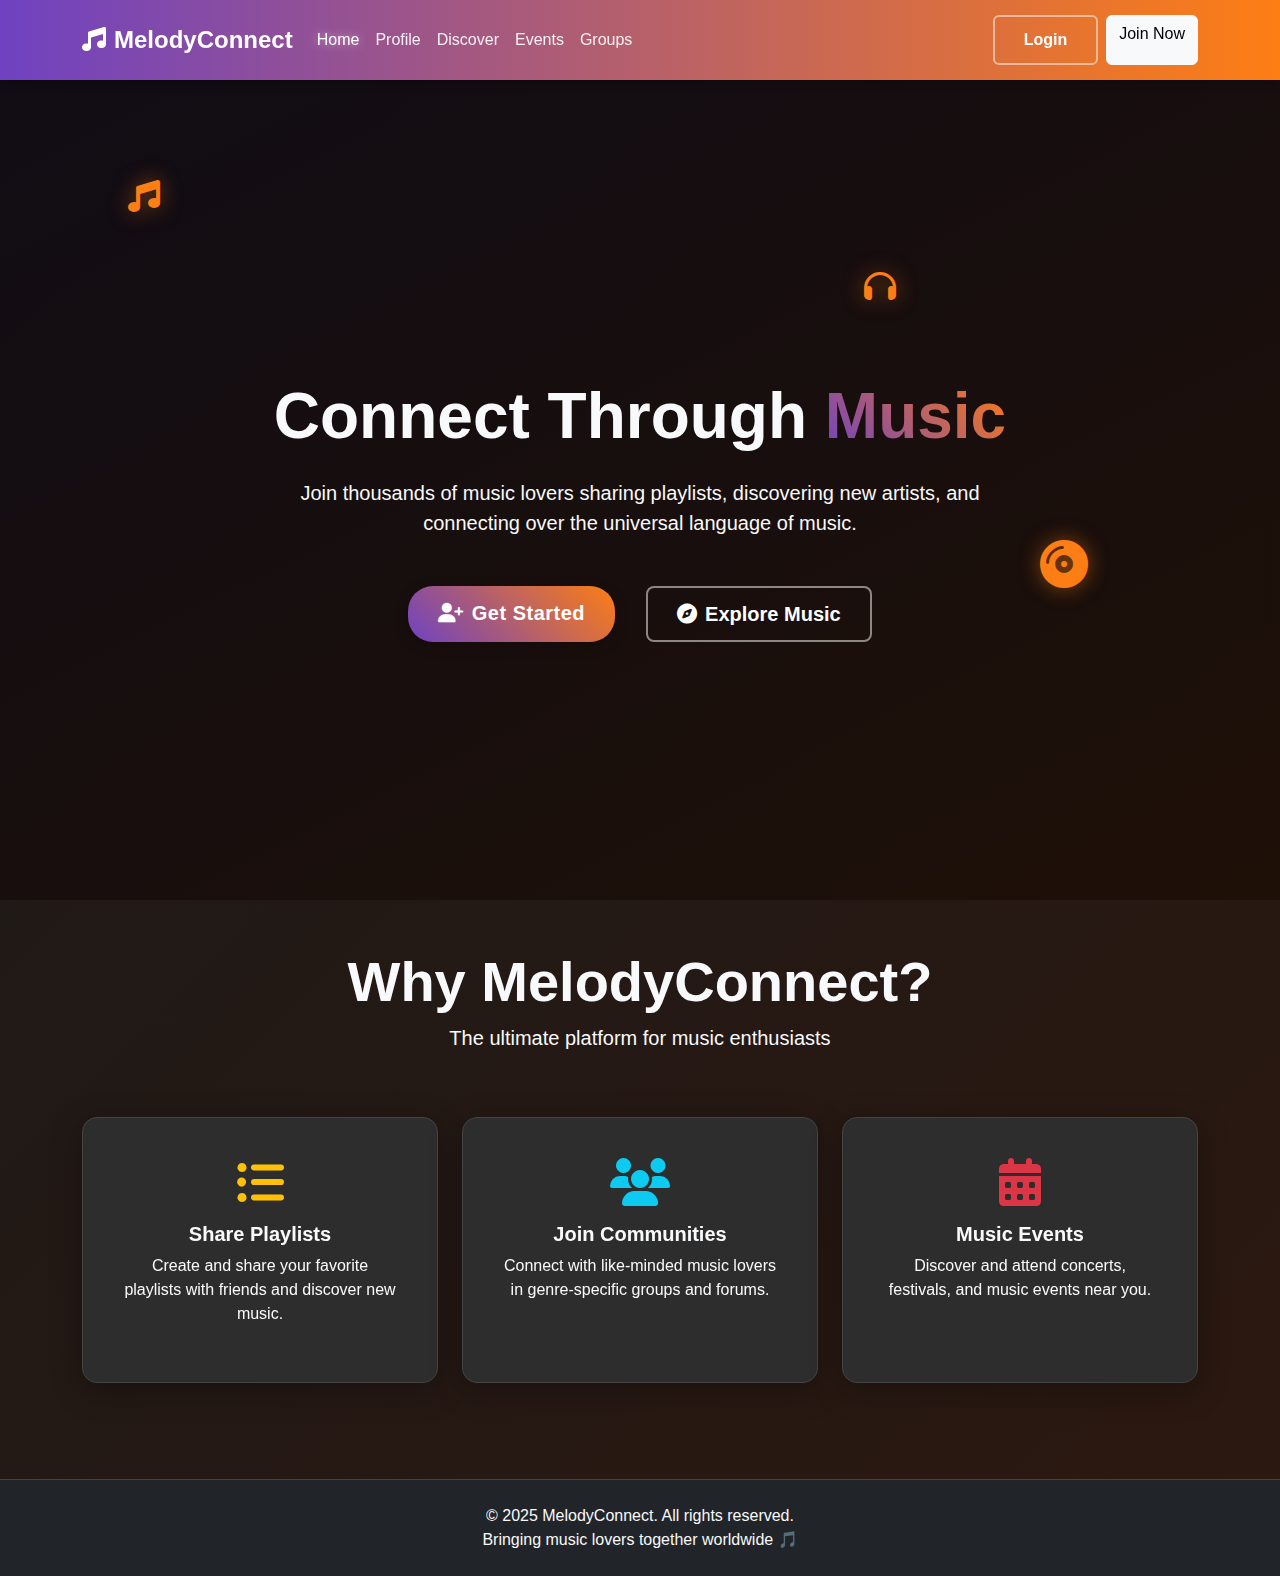
<file: index.html>
<!DOCTYPE html>
<html lang="en">
<head>
    <meta charset="UTF-8">
    <meta name="viewport" content="width=device-width, initial-scale=1.0">
    <title>MelodyConnect - Social Network for Music Lovers</title>
    <link href="https://cdnjs.cloudflare.com/ajax/libs/bootstrap/5.3.2/css/bootstrap.min.css" rel="stylesheet">
    <link href="https://cdnjs.cloudflare.com/ajax/libs/font-awesome/6.4.0/css/all.min.css" rel="stylesheet">
    <link href="css/style.css" rel="stylesheet">
</head>
<body>
    <!-- Navigation -->
    <nav class="navbar navbar-expand-lg navbar-dark navbar-custom fixed-top">
        <div class="container">
            <a class="navbar-brand fw-bold" href="index.html">
                <i class="fas fa-music me-2"></i>MelodyConnect
            </a>
            <button class="navbar-toggler" type="button" data-bs-toggle="collapse" data-bs-target="#navbarNav">
                <span class="navbar-toggler-icon"></span>
            </button>
            <div class="collapse navbar-collapse" id="navbarNav">
                <ul class="navbar-nav me-auto">
                    <li class="nav-item">
                        <a class="nav-link active" href="index.html">Home</a>
                    </li>
                    <li class="nav-item">
                        <a class="nav-link" href="profile.html">Profile</a>
                    </li>
                    <li class="nav-item">
                        <a class="nav-link" href="discover.html">Discover</a>
                    </li>
                    <li class="nav-item">
                        <a class="nav-link" href="events.html">Events</a>
                    </li>
                    <li class="nav-item">
                        <a class="nav-link" href="groups.html">Groups</a>
                    </li>
                </ul>
                <div class="d-flex" id="navbarActions">
                    <a href="login.html" class="btn btn-outline-light me-2">Login</a>
                    <a href="register.html" class="btn btn-light">Join Now</a>
                </div>
            </div>
        </div>
    </nav>

    <!-- Hero Section -->
    <section class="hero-section">
        <div class="music-note" style="top: 20%; left: 10%;"><i class="fas fa-music fa-2x"></i></div>
        <div class="music-note" style="top: 60%; right: 15%;"><i class="fas fa-compact-disc fa-3x"></i></div>
        <div class="music-note" style="top: 30%; right: 30%;"><i class="fas fa-headphones fa-2x"></i></div>
        
        <div class="container text-center position-relative">
            <div class="row justify-content-center">
                <div class="col-lg-8">
                    <h1 class="display-3 fw-bold mb-4 text-light">Connect Through <span class="text-gradient">Music</span></h1>
                    <p class="lead mb-5 text-light">Join thousands of music lovers sharing playlists, discovering new artists, and connecting over the universal language of music.</p>
                    <div class="hero-buttons">
                        <a href="register.html" class="btn btn-custom btn-lg mb-2 mb-md-0">
                            <i class="fas fa-user-plus me-2"></i>Get Started
                        </a>
                        <a href="discover.html" class="btn btn-outline-light btn-lg ms-md-3">
                            <i class="fas fa-compass me-2"></i>Explore Music
                        </a>
                    </div>
                </div>
            </div>
        </div>
    </section>

    <!-- Features Section -->
    <div class="container py-5">
        <div class="row text-center mb-5">
            <div class="col-12">
                <h2 class="display-4 fw-bold text-light">Why MelodyConnect?</h2>
                <p class="lead text-light">The ultimate platform for music enthusiasts</p>
            </div>
        </div>
        <div class="row g-4">
            <div class="col-md-4">
                <div class="card card-custom h-100 text-center p-4">
                    <div class="card-body">
                        <i class="fas fa-list-ul fa-3x text-warning mb-3"></i>
                        <h5 class="text-light">Share Playlists</h5>
                        <p class="text-light">Create and share your favorite playlists with friends and discover new music.</p>
                    </div>
                </div>
            </div>
            <div class="col-md-4">
                <div class="card card-custom h-100 text-center p-4">
                    <div class="card-body">
                        <i class="fas fa-users fa-3x text-info mb-3"></i>
                        <h5 class="text-light">Join Communities</h5>
                        <p class="text-light">Connect with like-minded music lovers in genre-specific groups and forums.</p>
                    </div>
                </div>
            </div>
            <div class="col-md-4">
                <div class="card card-custom h-100 text-center p-4">
                    <div class="card-body">
                        <i class="fas fa-calendar-alt fa-3x text-danger mb-3"></i>
                        <h5 class="text-light">Music Events</h5>
                        <p class="text-light">Discover and attend concerts, festivals, and music events near you.</p>
                    </div>
                </div>
            </div>
        </div>
    </div>

    <!-- Footer -->
    <footer class="bg-dark text-light py-4 mt-5">
        <div class="container text-center">
            <p>&copy; 2025 MelodyConnect. All rights reserved.</p>
            <p>Bringing music lovers together worldwide 🎵</p>
        </div>
    </footer>

    <!-- Bootstrap JS -->
    <script src="https://cdnjs.cloudflare.com/ajax/libs/bootstrap/5.3.2/js/bootstrap.bundle.min.js"></script>
    <script src="js/main.js"></script>
</body>
</html>
</file>
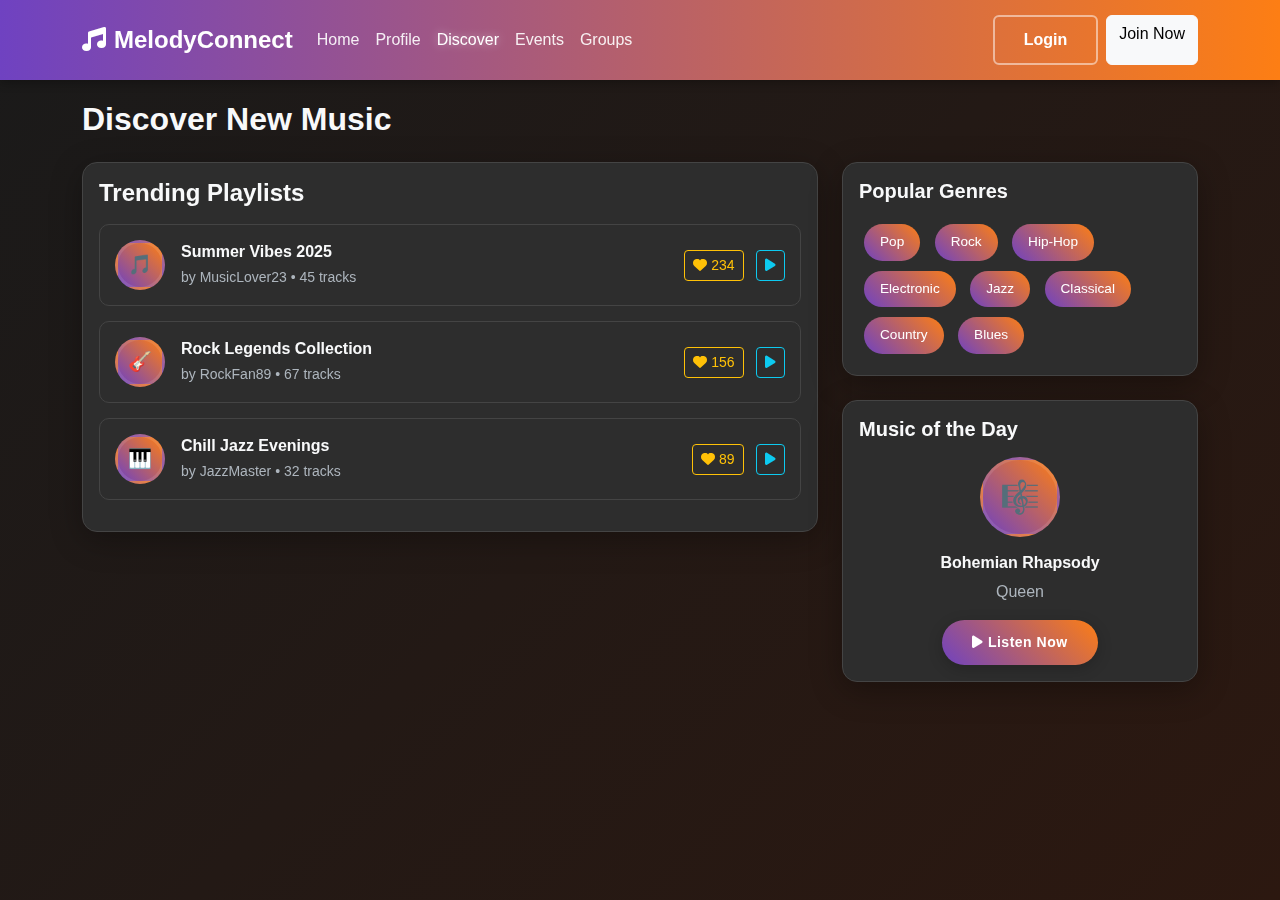
<file: discover.html>
<!DOCTYPE html>
<html lang="en">
<head>
    <meta charset="UTF-8">
    <meta name="viewport" content="width=device-width, initial-scale=1.0">
    <title>Discover - MelodyConnect</title>
    <link href="https://cdnjs.cloudflare.com/ajax/libs/bootstrap/5.3.2/css/bootstrap.min.css" rel="stylesheet">
    <link href="https://cdnjs.cloudflare.com/ajax/libs/font-awesome/6.4.0/css/all.min.css" rel="stylesheet">
    <link href="css/style.css" rel="stylesheet">
</head>
<body>
    <!-- Navigation -->
    <nav class="navbar navbar-expand-lg navbar-dark navbar-custom fixed-top">
        <div class="container">
            <a class="navbar-brand fw-bold" href="index.html">
                <i class="fas fa-music me-2"></i>MelodyConnect
            </a>
            <button class="navbar-toggler" type="button" data-bs-toggle="collapse" data-bs-target="#navbarNav">
                <span class="navbar-toggler-icon"></span>
            </button>
            <div class="collapse navbar-collapse" id="navbarNav">
                <ul class="navbar-nav me-auto">
                    <li class="nav-item">
                        <a class="nav-link" href="index.html">Home</a>
                    </li>
                    <li class="nav-item">
                        <a class="nav-link" href="profile.html">Profile</a>
                    </li>
                    <li class="nav-item">
                        <a class="nav-link active" href="discover.html">Discover</a>
                    </li>
                    <li class="nav-item">
                        <a class="nav-link" href="events.html">Events</a>
                    </li>
                    <li class="nav-item">
                        <a class="nav-link" href="groups.html">Groups</a>
                    </li>
                </ul>
                <div class="d-flex">
                    <a href="login.html" class="btn btn-outline-light me-2">Login</a>
                    <a href="register.html" class="btn btn-light">Join Now</a>
                </div>
            </div>
        </div>
    </nav>

    <!-- Discover Section -->
    <section class="page-section">
        <div class="container">
            <h2 class="mb-4 text-light">Discover New Music</h2>
            <div class="row g-4">
                <div class="col-md-8">
                    <div class="card card-custom mb-4">
                        <div class="card-body">
                            <h4 class="mb-3 text-light">Trending Playlists</h4>
                            <div class="playlist-item">
                                <div class="d-flex justify-content-between align-items-center">
                                    <div class="d-flex align-items-center">
                                        <div class="user-avatar me-3" style="width: 50px; height: 50px; font-size: 1.2rem;">🎵</div>
                                        <div>
                                            <h6 class="mb-1 text-light">Summer Vibes 2025</h6>
                                            <small class="text-muted">by MusicLover23 • 45 tracks</small>
                                        </div>
                                    </div>
                                    <div>
                                        <button class="btn btn-outline-warning btn-sm me-2">
                                            <i class="fas fa-heart"></i> 234
                                        </button>
                                        <button class="btn btn-outline-info btn-sm">
                                            <i class="fas fa-play"></i>
                                        </button>
                                    </div>
                                </div>
                            </div>
                            <div class="playlist-item">
                                <div class="d-flex justify-content-between align-items-center">
                                    <div class="d-flex align-items-center">
                                        <div class="user-avatar me-3" style="width: 50px; height: 50px; font-size: 1.2rem;">🎸</div>
                                        <div>
                                            <h6 class="mb-1 text-light">Rock Legends Collection</h6>
                                            <small class="text-muted">by RockFan89 • 67 tracks</small>
                                        </div>
                                    </div>
                                    <div>
                                        <button class="btn btn-outline-warning btn-sm me-2">
                                            <i class="fas fa-heart"></i> 156
                                        </button>
                                        <button class="btn btn-outline-info btn-sm">
                                            <i class="fas fa-play"></i>
                                        </button>
                                    </div>
                                </div>
                            </div>
                            <div class="playlist-item">
                                <div class="d-flex justify-content-between align-items-center">
                                    <div class="d-flex align-items-center">
                                        <div class="user-avatar me-3" style="width: 50px; height: 50px; font-size: 1.2rem;">🎹</div>
                                        <div>
                                            <h6 class="mb-1 text-light">Chill Jazz Evenings</h6>
                                            <small class="text-muted">by JazzMaster • 32 tracks</small>
                                        </div>
                                    </div>
                                    <div>
                                        <button class="btn btn-outline-warning btn-sm me-2">
                                            <i class="fas fa-heart"></i> 89
                                        </button>
                                        <button class="btn btn-outline-info btn-sm">
                                            <i class="fas fa-play"></i>
                                        </button>
                                    </div>
                                </div>
                            </div>
                        </div>
                    </div>
                </div>
                <div class="col-md-4">
                    <div class="card card-custom mb-4">
                        <div class="card-body">
                            <h5 class="mb-3 text-light">Popular Genres</h5>
                            <div class="genre-tag">Pop</div>
                            <div class="genre-tag">Rock</div>
                            <div class="genre-tag">Hip-Hop</div>
                            <div class="genre-tag">Electronic</div>
                            <div class="genre-tag">Jazz</div>
                            <div class="genre-tag">Classical</div>
                            <div class="genre-tag">Country</div>
                            <div class="genre-tag">Blues</div>
                        </div>
                    </div>
                    <div class="card card-custom">
                        <div class="card-body">
                            <h5 class="mb-3 text-light">Music of the Day</h5>
                            <div class="text-center">
                                <div class="user-avatar mx-auto mb-3" style="width: 80px; height: 80px; font-size: 2rem;">🎼</div>
                                <h6 class="text-light">Bohemian Rhapsody</h6>
                                <p class="text-muted">Queen</p>
                                <button class="btn btn-custom btn-sm">
                                    <i class="fas fa-play me-1"></i>Listen Now
                                </button>
                            </div>
                        </div>
                    </div>
                </div>
            </div>
        </div>
    </section>

    <!-- Music Player -->
    <div class="music-player" id="musicPlayer">
        <div class="container">
            <div class="row align-items-center">
                <div class="col-md-3">
                    <div class="d-flex align-items-center">
                        <div class="user-avatar me-3" style="width: 50px; height: 50px; font-size: 1.2rem;">🎵</div>
                        <div>
                            <h6 class="mb-0 text-light">Song Title</h6>
                            <small class="text-muted">Artist Name</small>
                        </div>
                    </div>
                </div>
                <div class="col-md-6 text-center">
                    <div class="d-flex justify-content-center align-items-center gap-3">
                        <button class="btn btn-outline-light btn-sm">
                            <i class="fas fa-step-backward"></i>
                        </button>
                        <button class="btn btn-custom">
                            <i class="fas fa-play"></i>
                        </button>
                        <button class="btn btn-outline-light btn-sm">
                            <i class="fas fa-step-forward"></i>
                        </button>
                    </div>
                    <div class="progress mt-2" style="height: 4px;">
                        <div class="progress-bar bg-warning" role="progressbar" style="width: 45%"></div>
                    </div>
                </div>
                <div class="col-md-3 text-end">
                    <div class="d-flex justify-content-end align-items-center gap-2">
                        <button class="btn btn-outline-light btn-sm">
                            <i class="fas fa-volume-up"></i>
                        </button>
                        <button class="btn btn-outline-light btn-sm" onclick="toggleMusicPlayer()">
                            <i class="fas fa-times"></i>
                        </button>
                    </div>
                </div>
            </div>
        </div>
    </div>

    <!-- Bootstrap JS -->
    <script src="https://cdnjs.cloudflare.com/ajax/libs/bootstrap/5.3.2/js/bootstrap.bundle.min.js"></script>
    <script src="js/main.js"></script>
</body>
</html>
</file>
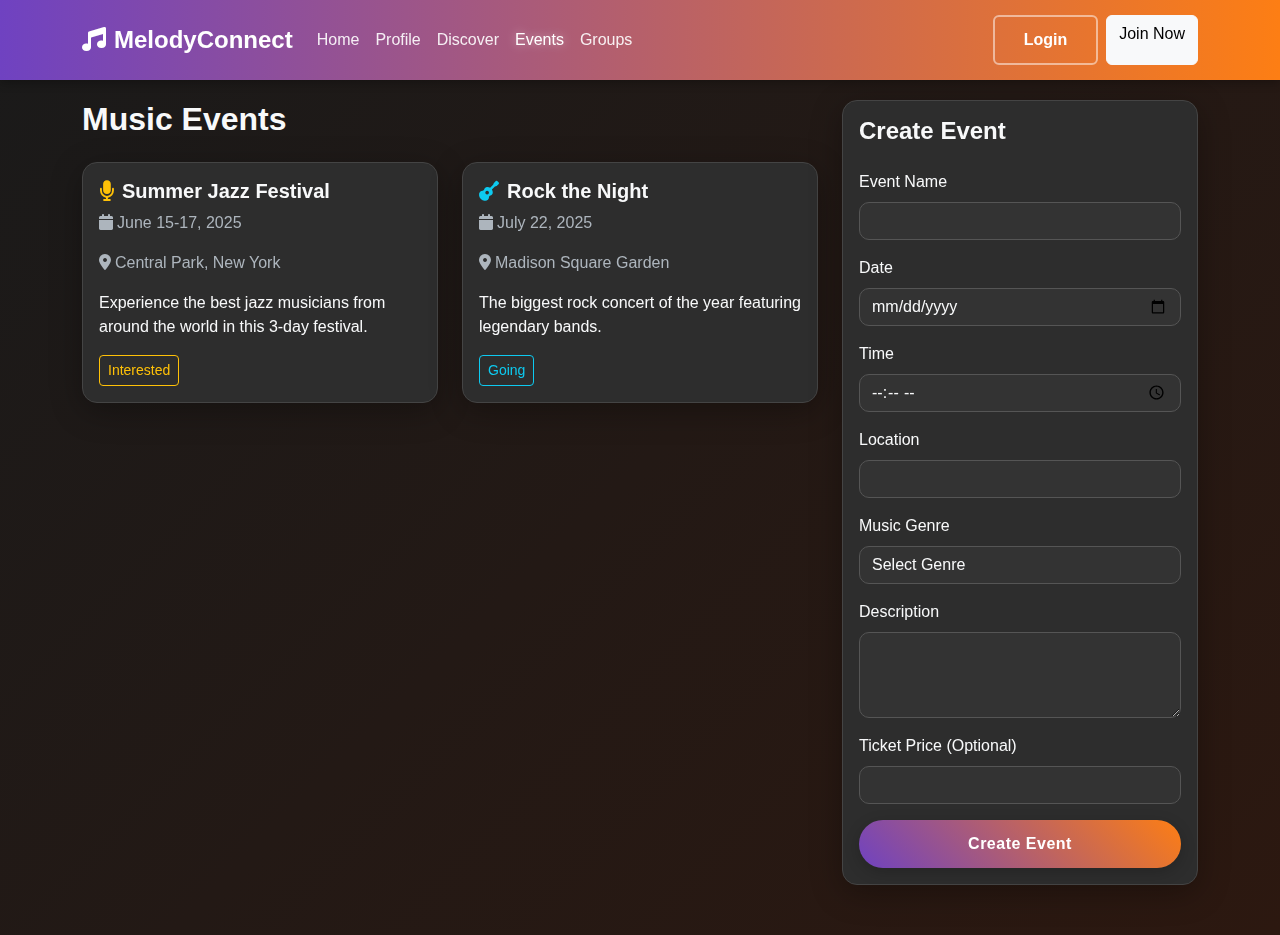
<file: events.html>
<!DOCTYPE html>
<html lang="en">
<head>
    <meta charset="UTF-8">
    <meta name="viewport" content="width=device-width, initial-scale=1.0">
    <title>Events - MelodyConnect</title>
    <link href="https://cdnjs.cloudflare.com/ajax/libs/bootstrap/5.3.2/css/bootstrap.min.css" rel="stylesheet">
    <link href="https://cdnjs.cloudflare.com/ajax/libs/font-awesome/6.4.0/css/all.min.css" rel="stylesheet">
    <link href="css/style.css" rel="stylesheet">
</head>
<body>
    <!-- Navigation -->
    <nav class="navbar navbar-expand-lg navbar-dark navbar-custom fixed-top">
        <div class="container">
            <a class="navbar-brand fw-bold" href="index.html">
                <i class="fas fa-music me-2"></i>MelodyConnect
            </a>
            <button class="navbar-toggler" type="button" data-bs-toggle="collapse" data-bs-target="#navbarNav">
                <span class="navbar-toggler-icon"></span>
            </button>
            <div class="collapse navbar-collapse" id="navbarNav">
                <ul class="navbar-nav me-auto">
                    <li class="nav-item">
                        <a class="nav-link" href="index.html">Home</a>
                    </li>
                    <li class="nav-item">
                        <a class="nav-link" href="profile.html">Profile</a>
                    </li>
                    <li class="nav-item">
                        <a class="nav-link" href="discover.html">Discover</a>
                    </li>
                    <li class="nav-item">
                        <a class="nav-link active" href="events.html">Events</a>
                    </li>
                    <li class="nav-item">
                        <a class="nav-link" href="groups.html">Groups</a>
                    </li>
                </ul>
                <div class="d-flex">
                    <a href="login.html" class="btn btn-outline-light me-2">Login</a>
                    <a href="register.html" class="btn btn-light">Join Now</a>
                </div>
            </div>
        </div>
    </nav>

    <!-- Events Section -->
    <section class="page-section">
        <div class="container">
            <div class="row">
                <div class="col-md-8">
                    <h2 class="mb-4 text-light">Music Events</h2>
                    <div class="row g-4 mb-5">
                        <div class="col-md-6">
                            <div class="card card-custom">
                                <div class="card-body">
                                    <h5 class="text-light"><i class="fas fa-microphone me-2 text-warning"></i>Summer Jazz Festival</h5>
                                    <p class="text-muted"><i class="fas fa-calendar me-1"></i>June 15-17, 2025</p>
                                    <p class="text-muted"><i class="fas fa-map-marker-alt me-1"></i>Central Park, New York</p>
                                    <p class="text-light">Experience the best jazz musicians from around the world in this 3-day festival.</p>
                                    <button class="btn btn-outline-warning btn-sm">Interested</button>
                                </div>
                            </div>
                        </div>
                        <div class="col-md-6">
                            <div class="card card-custom">
                                <div class="card-body">
                                    <h5 class="text-light"><i class="fas fa-guitar me-2 text-info"></i>Rock the Night</h5>
                                    <p class="text-muted"><i class="fas fa-calendar me-1"></i>July 22, 2025</p>
                                    <p class="text-muted"><i class="fas fa-map-marker-alt me-1"></i>Madison Square Garden</p>
                                    <p class="text-light">The biggest rock concert of the year featuring legendary bands.</p>
                                    <button class="btn btn-outline-info btn-sm">Going</button>
                                </div>
                            </div>
                        </div>
                    </div>
                </div>
                <div class="col-md-4">
                    <div class="card card-custom">
                        <div class="card-body">
                            <h4 class="mb-4 text-light">Create Event</h4>
                            <form id="eventForm" onsubmit="handleEventCreation(event)">
                                <div class="mb-3">
                                    <label for="eventName" class="form-label text-light">Event Name</label>
                                    <input type="text" class="form-control" id="eventName" required>
                                </div>
                                <div class="mb-3">
                                    <label for="eventDate" class="form-label text-light">Date</label>
                                    <input type="date" class="form-control" id="eventDate" required>
                                </div>
                                <div class="mb-3">
                                    <label for="eventTime" class="form-label text-light">Time</label>
                                    <input type="time" class="form-control" id="eventTime" required>
                                </div>
                                <div class="mb-3">
                                    <label for="eventLocation" class="form-label text-light">Location</label>
                                    <input type="text" class="form-control" id="eventLocation" required>
                                </div>
                                <div class="mb-3">
                                    <label for="eventGenre" class="form-label text-light">Music Genre</label>
                                    <select class="form-control" id="eventGenre" required>
                                        <option value="">Select Genre</option>
                                        <option value="rock">Rock</option>
                                        <option value="pop">Pop</option>
                                        <option value="jazz">Jazz</option>
                                        <option value="classical">Classical</option>
                                        <option value="electronic">Electronic</option>
                                    </select>
                                </div>
                                <div class="mb-3">
                                    <label for="eventDescription" class="form-label text-light">Description</label>
                                    <textarea class="form-control" id="eventDescription" rows="3"></textarea>
                                </div>
                                <div class="mb-3">
                                    <label for="eventPrice" class="form-label text-light">Ticket Price (Optional)</label>
                                    <input type="number" class="form-control" id="eventPrice" min="0" step="0.01">
                                </div>
                                <button type="submit" class="btn btn-custom w-100">Create Event</button>
                            </form>
                        </div>
                    </div>
                </div>
            </div>
        </div>
    </section>

    <!-- Notification -->
    <div class="notification" id="notification">
        <div class="d-flex align-items-center">
            <i class="fas fa-check-circle me-2"></i>
            <span id="notificationText">Action completed successfully!</span>
        </div>
    </div>

    <!-- Bootstrap JS -->
    <script src="https://cdnjs.cloudflare.com/ajax/libs/bootstrap/5.3.2/js/bootstrap.bundle.min.js"></script>
    <script src="js/main.js"></script>
</body>
</html>
</file>
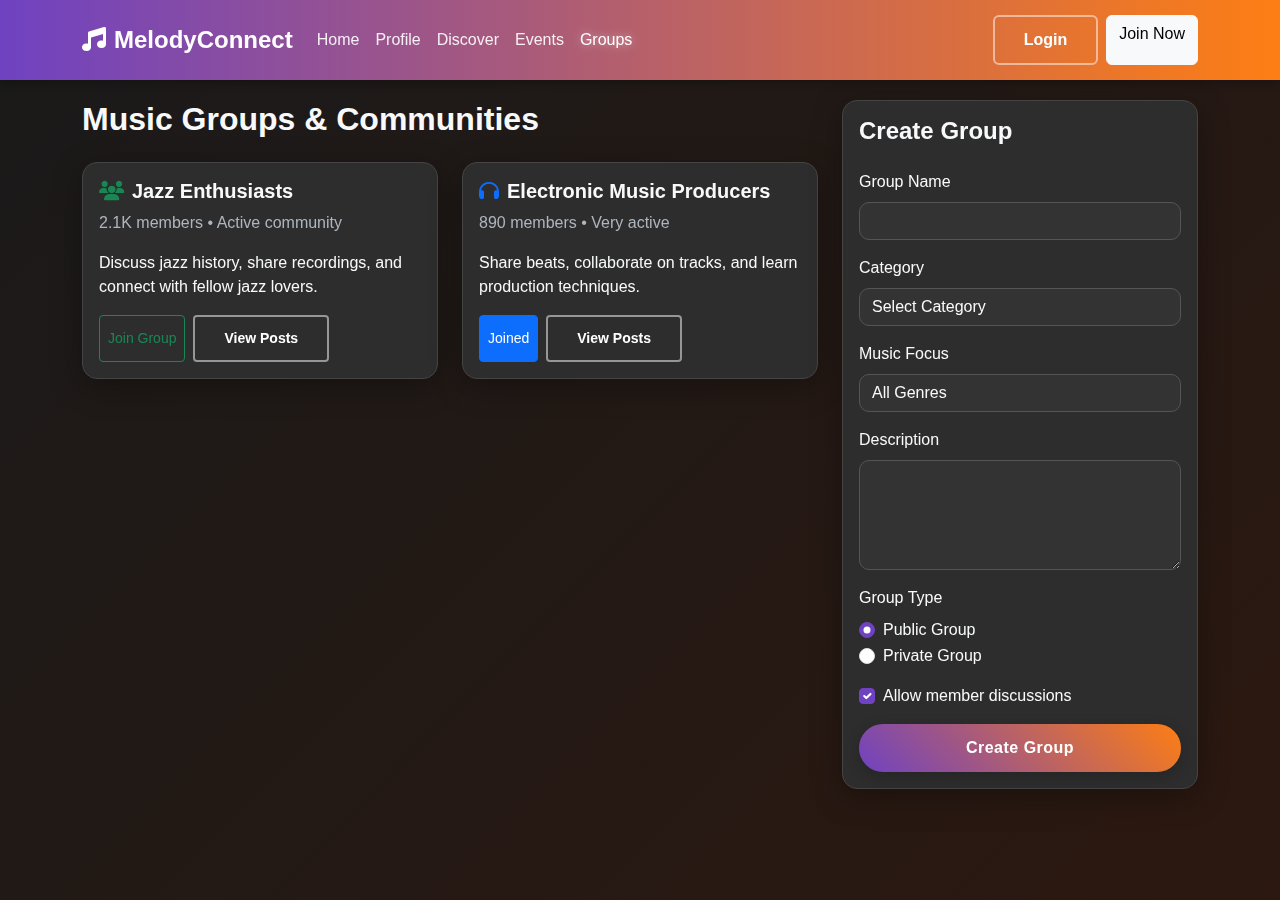
<file: groups.html>
<!DOCTYPE html>
<html lang="en">
<head>
    <meta charset="UTF-8">
    <meta name="viewport" content="width=device-width, initial-scale=1.0">
    <title>Groups - MelodyConnect</title>
    <link href="https://cdnjs.cloudflare.com/ajax/libs/bootstrap/5.3.2/css/bootstrap.min.css" rel="stylesheet">
    <link href="https://cdnjs.cloudflare.com/ajax/libs/font-awesome/6.4.0/css/all.min.css" rel="stylesheet">
    <link href="css/style.css" rel="stylesheet">
</head>
<body>
    <!-- Navigation -->
    <nav class="navbar navbar-expand-lg navbar-dark navbar-custom fixed-top">
        <div class="container">
            <a class="navbar-brand fw-bold" href="index.html">
                <i class="fas fa-music me-2"></i>MelodyConnect
            </a>
            <button class="navbar-toggler" type="button" data-bs-toggle="collapse" data-bs-target="#navbarNav">
                <span class="navbar-toggler-icon"></span>
            </button>
            <div class="collapse navbar-collapse" id="navbarNav">
                <ul class="navbar-nav me-auto">
                    <li class="nav-item">
                        <a class="nav-link" href="index.html">Home</a>
                    </li>
                    <li class="nav-item">
                        <a class="nav-link" href="profile.html">Profile</a>
                    </li>
                    <li class="nav-item">
                        <a class="nav-link" href="discover.html">Discover</a>
                    </li>
                    <li class="nav-item">
                        <a class="nav-link" href="events.html">Events</a>
                    </li>
                    <li class="nav-item">
                        <a class="nav-link active" href="groups.html">Groups</a>
                    </li>
                </ul>
                <div class="d-flex">
                    <a href="login.html" class="btn btn-outline-light me-2">Login</a>
                    <a href="register.html" class="btn btn-light">Join Now</a>
                </div>
            </div>
        </div>
    </nav>

    <!-- Groups Section -->
    <section class="page-section">
        <div class="container">
            <div class="row">
                <div class="col-md-8">
                    <h2 class="mb-4 text-light">Music Groups & Communities</h2>
                    <div class="row g-4 mb-5">
                        <div class="col-md-6">
                            <div class="card card-custom">
                                <div class="card-body">
                                    <h5 class="text-light"><i class="fas fa-users me-2 text-success"></i>Jazz Enthusiasts</h5>
                                    <p class="text-muted">2.1K members • Active community</p>
                                    <p class="text-light">Discuss jazz history, share recordings, and connect with fellow jazz lovers.</p>
                                    <div class="d-flex gap-2">
                                        <button class="btn btn-outline-success btn-sm">Join Group</button>
                                        <button class="btn btn-outline-light btn-sm">View Posts</button>
                                    </div>
                                </div>
                            </div>
                        </div>
                        <div class="col-md-6">
                            <div class="card card-custom">
                                <div class="card-body">
                                    <h5 class="text-light"><i class="fas fa-headphones me-2 text-primary"></i>Electronic Music Producers</h5>
                                    <p class="text-muted">890 members • Very active</p>
                                    <p class="text-light">Share beats, collaborate on tracks, and learn production techniques.</p>
                                    <div class="d-flex gap-2">
                                        <button class="btn btn-primary btn-sm">Joined</button>
                                        <button class="btn btn-outline-light btn-sm">View Posts</button>
                                    </div>
                                </div>
                            </div>
                        </div>
                    </div>
                </div>
                <div class="col-md-4">
                    <div class="card card-custom">
                        <div class="card-body">
                            <h4 class="mb-4 text-light">Create Group</h4>
                            <form id="groupForm" onsubmit="handleGroupCreation(event)">
                                <div class="mb-3">
                                    <label for="groupName" class="form-label text-light">Group Name</label>
                                    <input type="text" class="form-control" id="groupName" required>
                                </div>
                                <div class="mb-3">
                                    <label for="groupCategory" class="form-label text-light">Category</label>
                                    <select class="form-control" id="groupCategory" required>
                                        <option value="">Select Category</option>
                                        <option value="genre">Genre Discussion</option>
                                        <option value="local">Local Music Scene</option>
                                        <option value="instruments">Instrument Players</option>
                                        <option value="production">Music Production</option>
                                        <option value="theory">Music Theory</option>
                                    </select>
                                </div>
                                <div class="mb-3">
                                    <label for="groupGenre" class="form-label text-light">Music Focus</label>
                                    <select class="form-control" id="groupGenre">
                                        <option value="">All Genres</option>
                                        <option value="rock">Rock</option>
                                        <option value="pop">Pop</option>
                                        <option value="jazz">Jazz</option>
                                        <option value="classical">Classical</option>
                                        <option value="electronic">Electronic</option>
                                        <option value="hip-hop">Hip-Hop</option>
                                    </select>
                                </div>
                                <div class="mb-3">
                                    <label for="groupDescription" class="form-label text-light">Description</label>
                                    <textarea class="form-control" id="groupDescription" rows="4" required></textarea>
                                </div>
                                <div class="mb-3">
                                    <label class="form-label text-light">Group Type</label>
                                    <div class="form-check">
                                        <input class="form-check-input" type="radio" name="groupType" id="publicGroup" value="public" checked>
                                        <label class="form-check-label text-light" for="publicGroup">Public Group</label>
                                    </div>
                                    <div class="form-check">
                                        <input class="form-check-input" type="radio" name="groupType" id="privateGroup" value="private">
                                        <label class="form-check-label text-light" for="privateGroup">Private Group</label>
                                    </div>
                                </div>
                                <div class="mb-3 form-check">
                                    <input type="checkbox" class="form-check-input" id="allowDiscussions" checked>
                                    <label class="form-check-label text-light" for="allowDiscussions">Allow member discussions</label>
                                </div>
                                <button type="submit" class="btn btn-custom w-100">Create Group</button>
                            </form>
                        </div>
                    </div>
                </div>
            </div>
        </div>
    </section>

    <!-- Notification -->
    <div class="notification" id="notification">
        <div class="d-flex align-items-center">
            <i class="fas fa-check-circle me-2"></i>
            <span id="notificationText">Action completed successfully!</span>
        </div>
    </div>

    <!-- Bootstrap JS -->
    <script src="https://cdnjs.cloudflare.com/ajax/libs/bootstrap/5.3.2/js/bootstrap.bundle.min.js"></script>
    <script src="js/main.js"></script>
</body>
</html>
</file>
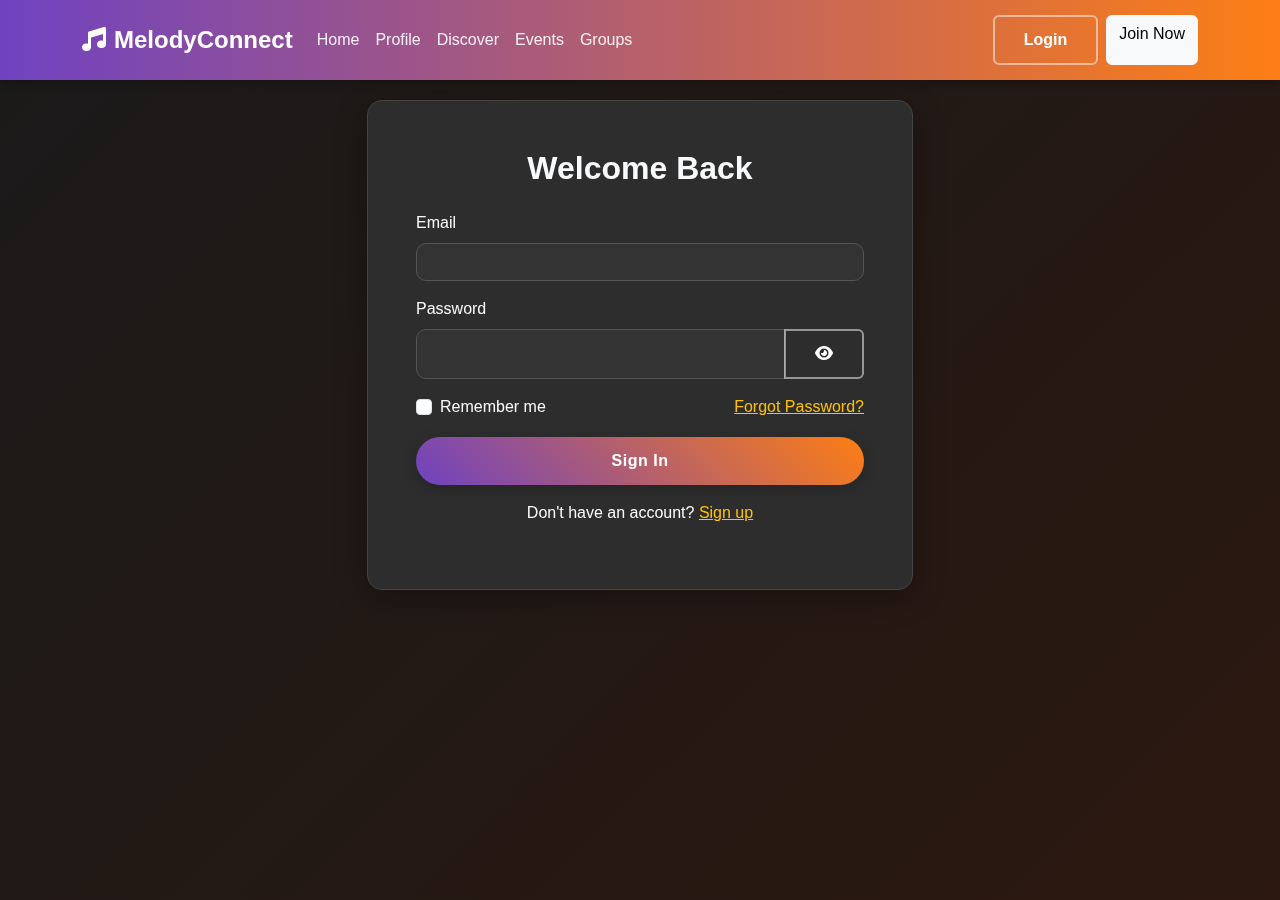
<file: login.html>
<!DOCTYPE html>
<html lang="en">
<head>
    <meta charset="UTF-8">
    <meta name="viewport" content="width=device-width, initial-scale=1.0">
    <title>Login - MelodyConnect</title>
    <link href="https://cdnjs.cloudflare.com/ajax/libs/bootstrap/5.3.2/css/bootstrap.min.css" rel="stylesheet">
    <link href="https://cdnjs.cloudflare.com/ajax/libs/font-awesome/6.4.0/css/all.min.css" rel="stylesheet">
    <link href="css/style.css" rel="stylesheet">
</head>
<body>
    <!-- Navigation -->
    <nav class="navbar navbar-expand-lg navbar-dark navbar-custom fixed-top">
        <div class="container">
            <a class="navbar-brand fw-bold" href="index.html">
                <i class="fas fa-music me-2"></i>MelodyConnect
            </a>
            <button class="navbar-toggler" type="button" data-bs-toggle="collapse" data-bs-target="#navbarNav">
                <span class="navbar-toggler-icon"></span>
            </button>
            <div class="collapse navbar-collapse" id="navbarNav">
                <ul class="navbar-nav me-auto">
                    <li class="nav-item">
                        <a class="nav-link" href="index.html">Home</a>
                    </li>
                    <li class="nav-item">
                        <a class="nav-link" href="profile.html">Profile</a>
                    </li>
                    <li class="nav-item">
                        <a class="nav-link" href="discover.html">Discover</a>
                    </li>
                    <li class="nav-item">
                        <a class="nav-link" href="events.html">Events</a>
                    </li>
                    <li class="nav-item">
                        <a class="nav-link" href="groups.html">Groups</a>
                    </li>
                </ul>
                <div class="d-flex">
                    <a href="login.html" class="btn btn-outline-light me-2">Login</a>
                    <a href="register.html" class="btn btn-light">Join Now</a>
                </div>
            </div>
        </div>
    </nav>

    <!-- Login Section -->
    <section class="page-section">
        <div class="container">
            <div class="row justify-content-center">
                <div class="col-md-6">
                    <div class="card card-custom">
                        <div class="card-body p-5">
                            <h2 class="text-center mb-4 text-light">Welcome Back</h2>
                            <form id="loginForm" onsubmit="handleLogin(event)">
                                <div class="mb-3">
                                    <label for="loginEmail" class="form-label text-light">Email</label>
                                    <input type="email" class="form-control" id="loginEmail" required>
                                    <div class="invalid-feedback">Please enter a valid email address</div>
                                </div>
                                <div class="mb-3">
                                    <label for="loginPassword" class="form-label text-light">Password</label>
                                    <div class="input-group">
                                        <input type="password" class="form-control" id="loginPassword" required>
                                        <button class="btn btn-outline-light" type="button" onclick="togglePassword()">
                                            <i class="fas fa-eye"></i>
                                        </button>
                                    </div>
                                    <div class="invalid-feedback">Password is required</div>
                                </div>
                                <div class="d-flex justify-content-between mb-3">
                                    <div class="form-check">
                                        <input type="checkbox" class="form-check-input" id="rememberMe">
                                        <label class="form-check-label text-light" for="rememberMe">Remember me</label>
                                    </div>
                                    <a href="#" class="text-warning" onclick="handleForgotPassword(event)">Forgot Password?</a>
                                </div>
                                <button type="submit" class="btn btn-custom w-100 mb-3">
                                    <span class="spinner-border spinner-border-sm d-none me-2" role="status" aria-hidden="true"></span>
                                    Sign In
                                </button>
                                <div class="text-center">
                                    <p class="text-light">Don't have an account? <a href="register.html" class="text-warning">Sign up</a></p>
                                </div>
                            </form>
                        </div>
                    </div>
                </div>
            </div>
        </div>
    </section>

    <!-- Notification -->
    <div class="notification" id="notification">
        <div class="d-flex align-items-center">
            <i class="fas fa-check-circle me-2"></i>
            <span id="notificationText">Action completed successfully!</span>
        </div>
    </div>

    <!-- Bootstrap JS -->
    <script src="https://cdnjs.cloudflare.com/ajax/libs/bootstrap/5.3.2/js/bootstrap.bundle.min.js"></script>
    <script src="js/main.js"></script>
</body>
</html>
</file>
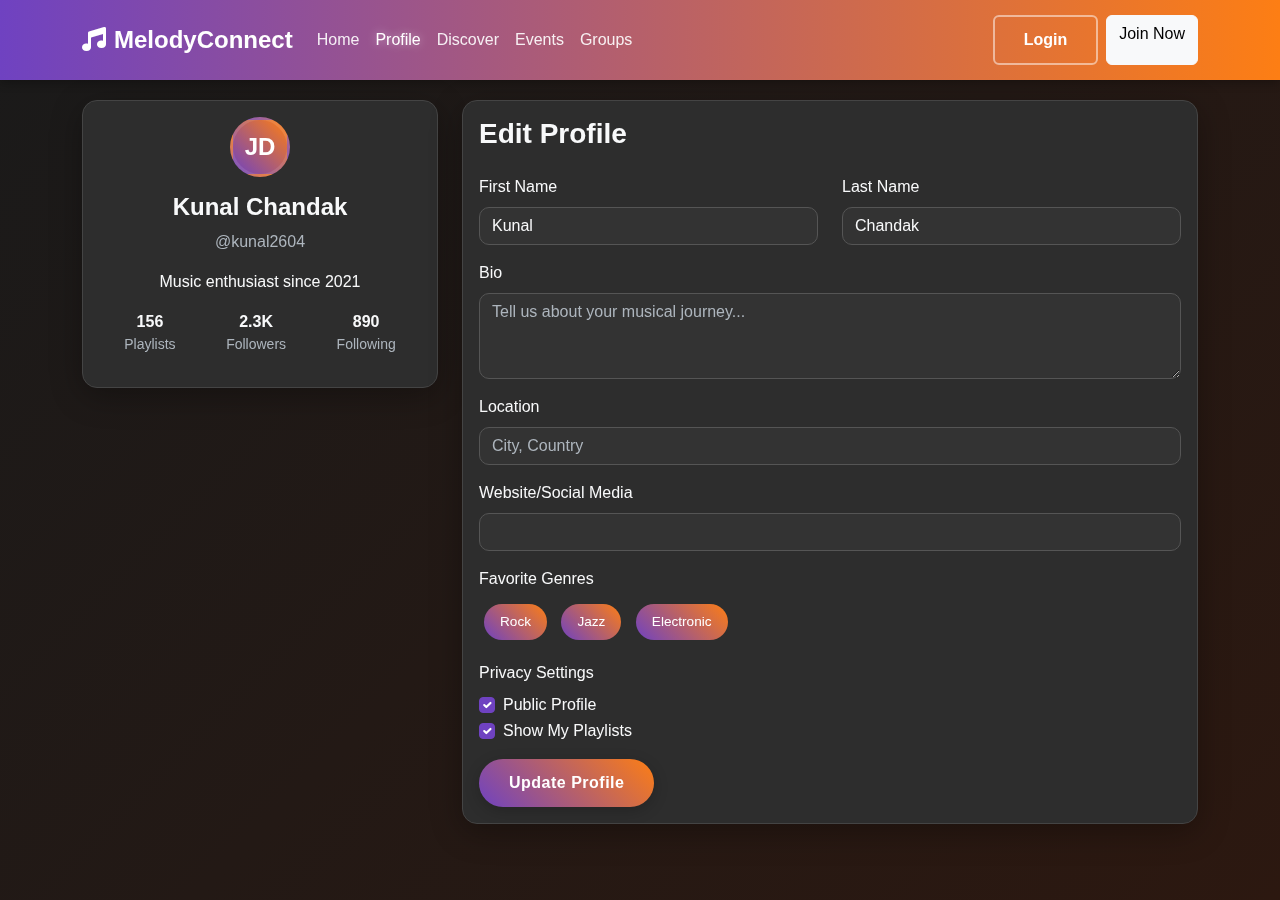
<file: profile.html>
<!DOCTYPE html>
<html lang="en">
<head>
    <meta charset="UTF-8">
    <meta name="viewport" content="width=device-width, initial-scale=1.0">
    <title>Profile - MelodyConnect</title>
    <link href="https://cdnjs.cloudflare.com/ajax/libs/bootstrap/5.3.2/css/bootstrap.min.css" rel="stylesheet">
    <link href="https://cdnjs.cloudflare.com/ajax/libs/font-awesome/6.4.0/css/all.min.css" rel="stylesheet">
    <link href="css/style.css" rel="stylesheet">
</head>
<body>
    <!-- Navigation -->
    <nav class="navbar navbar-expand-lg navbar-dark navbar-custom fixed-top">
        <div class="container">
            <a class="navbar-brand fw-bold" href="index.html">
                <i class="fas fa-music me-2"></i>MelodyConnect
            </a>
            <button class="navbar-toggler" type="button" data-bs-toggle="collapse" data-bs-target="#navbarNav">
                <span class="navbar-toggler-icon"></span>
            </button>
            <div class="collapse navbar-collapse" id="navbarNav">
                <ul class="navbar-nav me-auto">
                    <li class="nav-item">
                        <a class="nav-link" href="index.html">Home</a>
                    </li>
                    <li class="nav-item">
                        <a class="nav-link active" href="profile.html">Profile</a>
                    </li>
                    <li class="nav-item">
                        <a class="nav-link" href="discover.html">Discover</a>
                    </li>
                    <li class="nav-item">
                        <a class="nav-link" href="events.html">Events</a>
                    </li>
                    <li class="nav-item">
                        <a class="nav-link" href="groups.html">Groups</a>
                    </li>
                </ul>
                <div class="d-flex">
                    <a href="login.html" class="btn btn-outline-light me-2">Login</a>
                    <a href="register.html" class="btn btn-light">Join Now</a>
                </div>
            </div>
        </div>
    </nav>

    <!-- Profile Section -->
    <section class="page-section">
        <div class="container">
            <div class="row">
                <div class="col-md-4">
                    <div class="card card-custom mb-4">
                        <div class="card-body text-center">
                            <div class="user-avatar mx-auto mb-3">JD</div>
                            <h4 class="text-light">Kunal Chandak</h4>
                            <p class="text-muted">@kunal2604</p>
                            <p class="text-light">Music enthusiast since 2021</p>
                            <div class="d-flex justify-content-around mb-3">
                                <div>
                                    <strong class="text-light">156</strong>
                                    <small class="d-block text-muted">Playlists</small>
                                </div>
                                <div>
                                    <strong class="text-light">2.3K</strong>
                                    <small class="d-block text-muted">Followers</small>
                                </div>
                                <div>
                                    <strong class="text-light">890</strong>
                                    <small class="d-block text-muted">Following</small>
                                </div>
                            </div>
                        </div>
                    </div>
                </div>
                <div class="col-md-8">
                    <div class="card card-custom">
                        <div class="card-body">
                            <h3 class="mb-4 text-light">Edit Profile</h3>
                            <form id="profileForm" onsubmit="handleProfileUpdate(event)">
                                <div class="row">
                                    <div class="col-md-6 mb-3">
                                        <label for="profileFirstName" class="form-label text-light">First Name</label>
                                        <input type="text" class="form-control" id="profileFirstName" value="Kunal">
                                    </div>
                                    <div class="col-md-6 mb-3">
                                        <label for="profileLastName" class="form-label text-light">Last Name</label>
                                        <input type="text" class="form-control" id="profileLastName" value="Chandak">
                                    </div>
                                </div>
                                <div class="mb-3">
                                    <label for="profileBio" class="form-label text-light">Bio</label>
                                    <textarea class="form-control" id="profileBio" rows="3" placeholder="Tell us about your musical journey..."></textarea>
                                </div>
                                <div class="mb-3">
                                    <label for="profileLocation" class="form-label text-light">Location</label>
                                    <input type="text" class="form-control" id="profileLocation" placeholder="City, Country">
                                </div>
                                <div class="mb-3">
                                    <label for="profileWebsite" class="form-label text-light">Website/Social Media</label>
                                    <input type="url" class="form-control" id="profileWebsite" placeholder="">
                                </div>
                                <div class="mb-3">
                                    <label class="form-label text-light">Favorite Genres</label>
                                    <div>
                                        <div class="genre-tag">Rock</div>
                                        <div class="genre-tag">Jazz</div>
                                        <div class="genre-tag">Electronic</div>
                                    </div>
                                </div>
                                <div class="mb-3">
                                    <label class="form-label text-light">Privacy Settings</label>
                                    <div class="form-check">
                                        <input class="form-check-input" type="checkbox" id="publicProfile" checked>
                                        <label class="form-check-label text-light" for="publicProfile">Public Profile</label>
                                    </div>
                                    <div class="form-check">
                                        <input class="form-check-input" type="checkbox" id="showPlaylists" checked>
                                        <label class="form-check-label text-light" for="showPlaylists">Show My Playlists</label>
                                    </div>
                                </div>
                                <button type="submit" class="btn btn-custom">Update Profile</button>
                            </form>
                        </div>
                    </div>
                </div>
            </div>
        </div>
    </section>

    <!-- Notification -->
    <div class="notification" id="notification">
        <div class="d-flex align-items-center">
            <i class="fas fa-check-circle me-2"></i>
            <span id="notificationText">Action completed successfully!</span>
        </div>
    </div>

    <!-- Bootstrap JS -->
    <script src="https://cdnjs.cloudflare.com/ajax/libs/bootstrap/5.3.2/js/bootstrap.bundle.min.js"></script>
    <script src="js/main.js"></script>
</body>
</html>
</file>
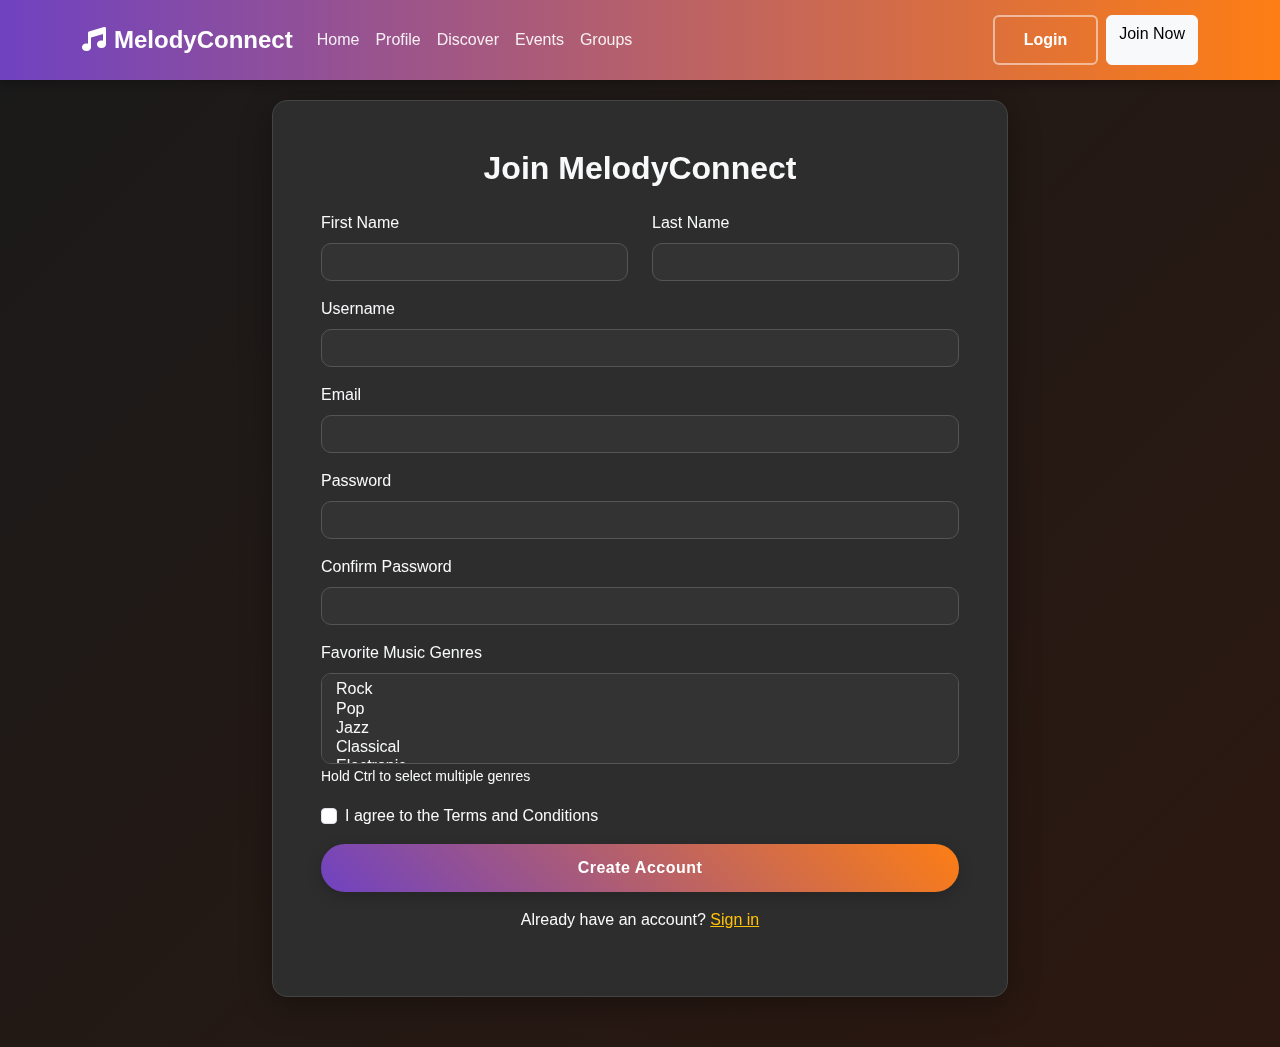
<file: register.html>
<!DOCTYPE html>
<html lang="en">
<head>
    <meta charset="UTF-8">
    <meta name="viewport" content="width=device-width, initial-scale=1.0">
    <title>Register - MelodyConnect</title>
    <link href="https://cdnjs.cloudflare.com/ajax/libs/bootstrap/5.3.2/css/bootstrap.min.css" rel="stylesheet">
    <link href="https://cdnjs.cloudflare.com/ajax/libs/font-awesome/6.4.0/css/all.min.css" rel="stylesheet">
    <link href="css/style.css" rel="stylesheet">
</head>
<body>
    <!-- Navigation -->
    <nav class="navbar navbar-expand-lg navbar-dark navbar-custom fixed-top">
        <div class="container">
            <a class="navbar-brand fw-bold" href="index.html">
                <i class="fas fa-music me-2"></i>MelodyConnect
            </a>
            <button class="navbar-toggler" type="button" data-bs-toggle="collapse" data-bs-target="#navbarNav">
                <span class="navbar-toggler-icon"></span>
            </button>
            <div class="collapse navbar-collapse" id="navbarNav">
                <ul class="navbar-nav me-auto">
                    <li class="nav-item">
                        <a class="nav-link" href="index.html">Home</a>
                    </li>
                    <li class="nav-item">
                        <a class="nav-link" href="profile.html">Profile</a>
                    </li>
                    <li class="nav-item">
                        <a class="nav-link" href="discover.html">Discover</a>
                    </li>
                    <li class="nav-item">
                        <a class="nav-link" href="events.html">Events</a>
                    </li>
                    <li class="nav-item">
                        <a class="nav-link" href="groups.html">Groups</a>
                    </li>
                </ul>
                <div class="d-flex">
                    <a href="login.html" class="btn btn-outline-light me-2">Login</a>
                    <a href="register.html" class="btn btn-light">Join Now</a>
                </div>
            </div>
        </div>
    </nav>

    <!-- Register Section -->
    <section class="page-section">
        <div class="container">
            <div class="row justify-content-center">
                <div class="col-md-8">
                    <div class="card card-custom">
                        <div class="card-body p-5">
                            <h2 class="text-center mb-4 text-light">Join MelodyConnect</h2>
                            <form id="registerForm" onsubmit="handleRegister(event)">
                                <div class="row">
                                    <div class="col-md-6 mb-3">
                                        <label for="firstName" class="form-label text-light">First Name</label>
                                        <input type="text" class="form-control" id="firstName" required>
                                    </div>
                                    <div class="col-md-6 mb-3">
                                        <label for="lastName" class="form-label text-light">Last Name</label>
                                        <input type="text" class="form-control" id="lastName" required>
                                    </div>
                                </div>
                                <div class="mb-3">
                                    <label for="username" class="form-label text-light">Username</label>
                                    <input type="text" class="form-control" id="username" required>
                                </div>
                                <div class="mb-3">
                                    <label for="email" class="form-label text-light">Email</label>
                                    <input type="email" class="form-control" id="email" required>
                                </div>
                                <div class="mb-3">
                                    <label for="password" class="form-label text-light">Password</label>
                                    <input type="password" class="form-control" id="password" required>
                                </div>
                                <div class="mb-3">
                                    <label for="confirmPassword" class="form-label text-light">Confirm Password</label>
                                    <input type="password" class="form-control" id="confirmPassword" required>
                                </div>
                                <div class="mb-3">
                                    <label for="favoriteGenres" class="form-label text-light">Favorite Music Genres</label>
                                    <select multiple class="form-control" id="favoriteGenres" size="4">
                                        <option value="rock">Rock</option>
                                        <option value="pop">Pop</option>
                                        <option value="jazz">Jazz</option>
                                        <option value="classical">Classical</option>
                                        <option value="electronic">Electronic</option>
                                        <option value="hip-hop">Hip-Hop</option>
                                        <option value="country">Country</option>
                                        <option value="blues">Blues</option>
                                    </select>
                                    <small class="text-light">Hold Ctrl to select multiple genres</small>
                                </div>
                                <div class="mb-3 form-check">
                                    <input type="checkbox" class="form-check-input" id="agreeTerms" required>
                                    <label class="form-check-label text-light" for="agreeTerms">I agree to the Terms and Conditions</label>
                                </div>
                                <button type="submit" class="btn btn-custom w-100 mb-3">Create Account</button>
                                <div class="text-center">
                                    <p class="text-light">Already have an account? <a href="login.html" class="text-warning">Sign in</a></p>
                                </div>
                            </form>
                        </div>
                    </div>
                </div>
            </div>
        </div>
    </section>

    <!-- Notification -->
    <div class="notification" id="notification">
        <div class="d-flex align-items-center">
            <i class="fas fa-check-circle me-2"></i>
            <span id="notificationText">Action completed successfully!</span>
        </div>
    </div>

    <!-- Bootstrap JS -->
    <script src="https://cdnjs.cloudflare.com/ajax/libs/bootstrap/5.3.2/js/bootstrap.bundle.min.js"></script>
    <script src="js/main.js"></script>
</body>
</html>
</file>
<file: css/style.css>
:root {
    --primary-color: #6f42c1;
    --secondary-color: #fd7e14;
    --bg-dark: #1a1a1a;
    --bg-card: #2d2d2d;
    --text-light: #f8f9fa;
    --text-muted: #adb5bd;
}

body {
    background: linear-gradient(135deg, var(--bg-dark) 0%, #2c1810 100%);
    color: var(--text-light);
    min-height: 100vh;
    font-family: 'Segoe UI', Tahoma, Geneva, Verdana, sans-serif;
}

/* Enhanced text readability */
.text-light {
    color: var(--text-light) !important;
}

.text-muted {
    color: var(--text-muted) !important;
}

/* Navbar */
.navbar-custom {
    background: linear-gradient(90deg, var(--primary-color), var(--secondary-color));
    box-shadow: 0 2px 10px rgba(0,0,0,0.3);
    backdrop-filter: blur(10px);
}

.navbar-brand {
    font-size: 1.5rem;
    font-weight: bold;
    color: white !important;
}

.navbar-nav .nav-link {
    color: rgba(255, 255, 255, 0.9) !important;
    font-weight: 500;
    transition: color 0.3s ease;
}

.navbar-nav .nav-link:hover,
.navbar-nav .nav-link.active {
    color: white !important;
    text-shadow: 0 0 10px rgba(255, 255, 255, 0.5);
}

/* Cards */
.card-custom {
    background: var(--bg-card);
    border: 1px solid #444;
    border-radius: 15px;
    box-shadow: 0 8px 32px rgba(0,0,0,0.3);
    transition: transform 0.3s ease, box-shadow 0.3s ease;
    backdrop-filter: blur(10px);
}

.card-custom:hover {
    transform: translateY(-5px);
    box-shadow: 0 12px 40px rgba(0,0,0,0.4);
}

.card-custom .card-body {
    color: var(--text-light);
}

.card-custom h1, 
.card-custom h2, 
.card-custom h3, 
.card-custom h4, 
.card-custom h5, 
.card-custom h6 {
    color: var(--text-light);
}

.card-custom p {
    color: var(--text-light);
}

/* Buttons */
.btn-custom {
    position: relative;
    overflow: hidden;
    background: linear-gradient(45deg, var(--primary-color), var(--secondary-color));
    border: none;
    color: white;
    padding: 12px 30px;
    border-radius: 25px;
    font-weight: 600;
    letter-spacing: 0.5px;
    transition: all 0.3s ease;
    box-shadow: 0 4px 15px rgba(0,0,0,0.2);
}

.btn-custom:hover {
    transform: translateY(-2px);
    box-shadow: 0 6px 20px rgba(0,0,0,0.3);
    color: white;
}

.btn-custom:active {
    transform: translateY(1px);
}

.btn-outline-light {
    color: white;
    border-color: rgba(255, 255, 255, 0.5);
    transition: all 0.3s ease;
    border-width: 2px;
    font-weight: 600;
    padding: 11px 29px;
}

.btn-outline-light:hover {
    background-color: white;
    border-color: white;
    color: var(--bg-dark);
    transform: translateY(-2px);
}

/* Form Controls */
.form-control {
    background: #333;
    border: 1px solid #555;
    color: var(--text-light);
    border-radius: 10px;
    transition: all 0.3s ease;
}

.form-control::placeholder {
    color: var(--text-muted);
}

.form-control:focus {
    background: #333;
    border-color: var(--primary-color);
    color: var(--text-light);
    box-shadow: 0 0 0 0.2rem rgba(111, 66, 193, 0.25);
}

.form-control option {
    background: #333;
    color: var(--text-light);
}

.form-label {
    color: var(--text-light);
    font-weight: 500;
    margin-bottom: 0.5rem;
}

.form-check-input:checked {
    background-color: var(--primary-color);
    border-color: var(--primary-color);
}

.form-check-label {
    color: var(--text-light);
}

/* Hero Section */
.hero-section {
    position: relative;
    padding-top: 120px;
    min-height: 100vh;
    display: flex;
    align-items: center;
    background: linear-gradient(rgba(0,0,0,0.7), rgba(0,0,0,0.7)),
                url('data:image/svg+xml,<svg xmlns="http://www.w3.org/2000/svg" viewBox="0 0 1200 600"><defs><linearGradient id="music-bg" x1="0%" y1="0%" x2="100%" y2="100%"><stop offset="0%" style="stop-color:%236f42c1;stop-opacity:0.3" /><stop offset="100%" style="stop-color:%23fd7e14;stop-opacity:0.3" /></linearGradient></defs><rect width="1200" height="600" fill="url(%23music-bg)"/></svg>');
    background-size: cover;
    background-position: center;
    background-attachment: fixed;
}

.hero-buttons {
    display: flex;
    justify-content: center;
    flex-wrap: wrap;
    gap: 15px;
}

.text-gradient {
    background: linear-gradient(45deg, var(--primary-color), var(--secondary-color));
    -webkit-background-clip: text;
    background-clip: text;
    color: transparent;
    display: inline-block;
}

/* Music Notes Animation */
.music-note {
    position: absolute;
    color: var(--secondary-color);
    animation: float 3s ease-in-out infinite;
    text-shadow: 0 0 20px rgba(253, 126, 20, 0.5);
}

@keyframes float {
    0%, 100% { 
        transform: translateY(0px) rotate(0deg); 
        opacity: 0.7;
    }
    50% { 
        transform: translateY(-20px) rotate(10deg);
        opacity: 1;
    }
}

/* Page Sections */
.page-section {
    min-height: 100vh;
    padding: 100px 0 50px;
}

/* Playlist Items */
.playlist-item {
    background: var(--bg-card);
    border-radius: 10px;
    padding: 15px;
    margin-bottom: 15px;
    border: 1px solid #444;
    transition: all 0.3s ease;
}

.playlist-item:hover {
    border-color: var(--primary-color);
    box-shadow: 0 5px 15px rgba(111, 66, 193, 0.2);
    transform: translateX(5px);
}

/* Genre Tags */
.genre-tag {
    background: linear-gradient(45deg, var(--primary-color), var(--secondary-color));
    color: white;
    padding: 8px 16px;
    border-radius: 20px;
    font-size: 0.85rem;
    font-weight: 500;
    display: inline-block;
    margin: 5px;
    transition: transform 0.2s ease;
    cursor: pointer;
}

.genre-tag:hover {
    transform: scale(1.05);
    box-shadow: 0 3px 10px rgba(111, 66, 193, 0.3);
}

/* User Avatar */
.user-avatar {
    width: 60px;
    height: 60px;
    border-radius: 50%;
    background: linear-gradient(45deg, var(--primary-color), var(--secondary-color));
    display: flex;
    align-items: center;
    justify-content: center;
    color: white;
    font-weight: bold;
    font-size: 1.5rem;
    border: 3px solid rgba(255, 255, 255, 0.1);
    transition: all 0.3s ease;
}

.user-avatar:hover {
    transform: scale(1.1);
    border-color: rgba(255, 255, 255, 0.3);
}

/* Music Player */
.music-player {
    position: fixed;
    bottom: 0;
    left: 0;
    right: 0;
    background: var(--bg-card);
    border-top: 2px solid var(--primary-color);
    padding: 15px;
    z-index: 1000;
    display: none;
    backdrop-filter: blur(10px);
    box-shadow: 0 -5px 20px rgba(0,0,0,0.3);
}

.music-player h6 {
    color: var(--text-light);
}

.progress {
    background-color: #333;
}

/* Notifications */
.notification {
    position: fixed;
    top: 80px;
    right: 20px;
    background: linear-gradient(45deg, var(--primary-color), var(--secondary-color));
    color: white;
    padding: 15px 25px;
    border-radius: 10px;
    z-index: 1050;
    display: none;
    box-shadow: 0 5px 15px rgba(0,0,0,0.3);
    animation: slideInRight 0.3s ease-out;
}

@keyframes slideInRight {
    from {
        transform: translateX(100%);
        opacity: 0;
    }
    to {
        transform: translateX(0);
        opacity: 1;
    }
}

/* Footer */
footer {
    background: var(--bg-card) !important;
    border-top: 1px solid #444;
}

footer p {
    color: var(--text-light);
    margin: 0;
}

/* Enhanced Hover Effects */
.btn:hover {
    transform: translateY(-2px);
}

.card-custom .btn:hover {
    transform: translateY(-2px) scale(1.05);
}

/* Loading Animation for Interactive Elements */
@keyframes shimmer {
    0% { background-position: -200% 0; }
    100% { background-position: 200% 0; }
}

.btn-custom::before {
    content: '';
    position: absolute;
    top: 0;
    left: -100%;
    width: 100%;
    height: 100%;
    background: linear-gradient(90deg, transparent, rgba(255,255,255,0.2), transparent);
    transition: left 0.5s;
}

.btn-custom:hover::before {
    left: 100%;
}

/* Responsive Design */
@media (max-width: 768px) {
    .hero-section {
        padding-top: 100px;
        padding-bottom: 50px;
        text-align: center;
        min-height: 80vh;
        background-attachment: scroll;
    }
    
    .hero-section h1 {
        font-size: 2.5rem;
    }
    
    .hero-buttons {
        flex-direction: column;
        align-items: stretch;
    }

    .btn-lg {
        width: 100%;
        margin: 5px 0;
    }

    .ms-md-3 {
        margin-left: 0 !important;
    }
    
    .music-player .col-md-3,
    .music-player .col-md-6 {
        text-align: center;
        margin-bottom: 10px;
    }
    
    .page-section {
        padding: 80px 0 30px;
    }
    
    .card-custom {
        margin-bottom: 20px;
    }
    
    .user-avatar {
        width: 50px;
        height: 50px;
        font-size: 1.2rem;
    }
}

@media (max-width: 576px) {
    .hero-section h1 {
        font-size: 2rem;
    }
    
    .hero-section .btn {
        display: block;
        width: 100%;
        margin: 10px 0;
    }
    
    .notification {
        right: 10px;
        left: 10px;
        top: 70px;
    }
    
    .music-player {
        padding: 10px;
    }
}

/* Navigation Enhancement */
.navbar-custom {
    padding: 15px 0;
    transition: all 0.3s ease;
}

.navbar-custom.scrolled {
    padding: 10px 0;
    background: rgba(26, 26, 26, 0.95);
    backdrop-filter: blur(10px);
}

/* Custom Scrollbar */
::-webkit-scrollbar {
    width: 8px;
}

::-webkit-scrollbar-track {
    background: var(--bg-dark);
}

::-webkit-scrollbar-thumb {
    background: linear-gradient(var(--primary-color), var(--secondary-color));
    border-radius: 4px;
}

::-webkit-scrollbar-thumb:hover {
    background: linear-gradient(var(--secondary-color), var(--primary-color));
}

/* Selection Color */
::selection {
    background: var(--primary-color);
    color: white;
}

::-moz-selection {
    background: var(--primary-color);
    color: white;
}

/* Focus Styles for Accessibility */
.btn:focus,
.form-control:focus,
.nav-link:focus {
    outline: 2px solid var(--secondary-color);
    outline-offset: 2px;
}

/* Enhanced Visual Hierarchy */
h1, h2, h3, h4, h5, h6 {
    color: var(--text-light);
    font-weight: 600;
}

.display-1, .display-2, .display-3, .display-4 {
    font-weight: 700;
    color: var(--text-light);
}

/* Additional Interactive Elements */
.playlist-item .btn:hover {
    transform: scale(1.1);
}

.genre-tag:active {
    transform: scale(0.95);
}

/* Smooth Transitions */
* {
    transition: color 0.3s ease, background-color 0.3s ease, border-color 0.3s ease;
}

/* Print Styles */
@media print {
    .navbar, .music-player, .notification {
        display: none !important;
    }
    
    body {
        background: white !important;
        color: black !important;
    }
    
    .card-custom {
        border: 1px solid #ddd !important;
        background: white !important;
    }
}
</file>
